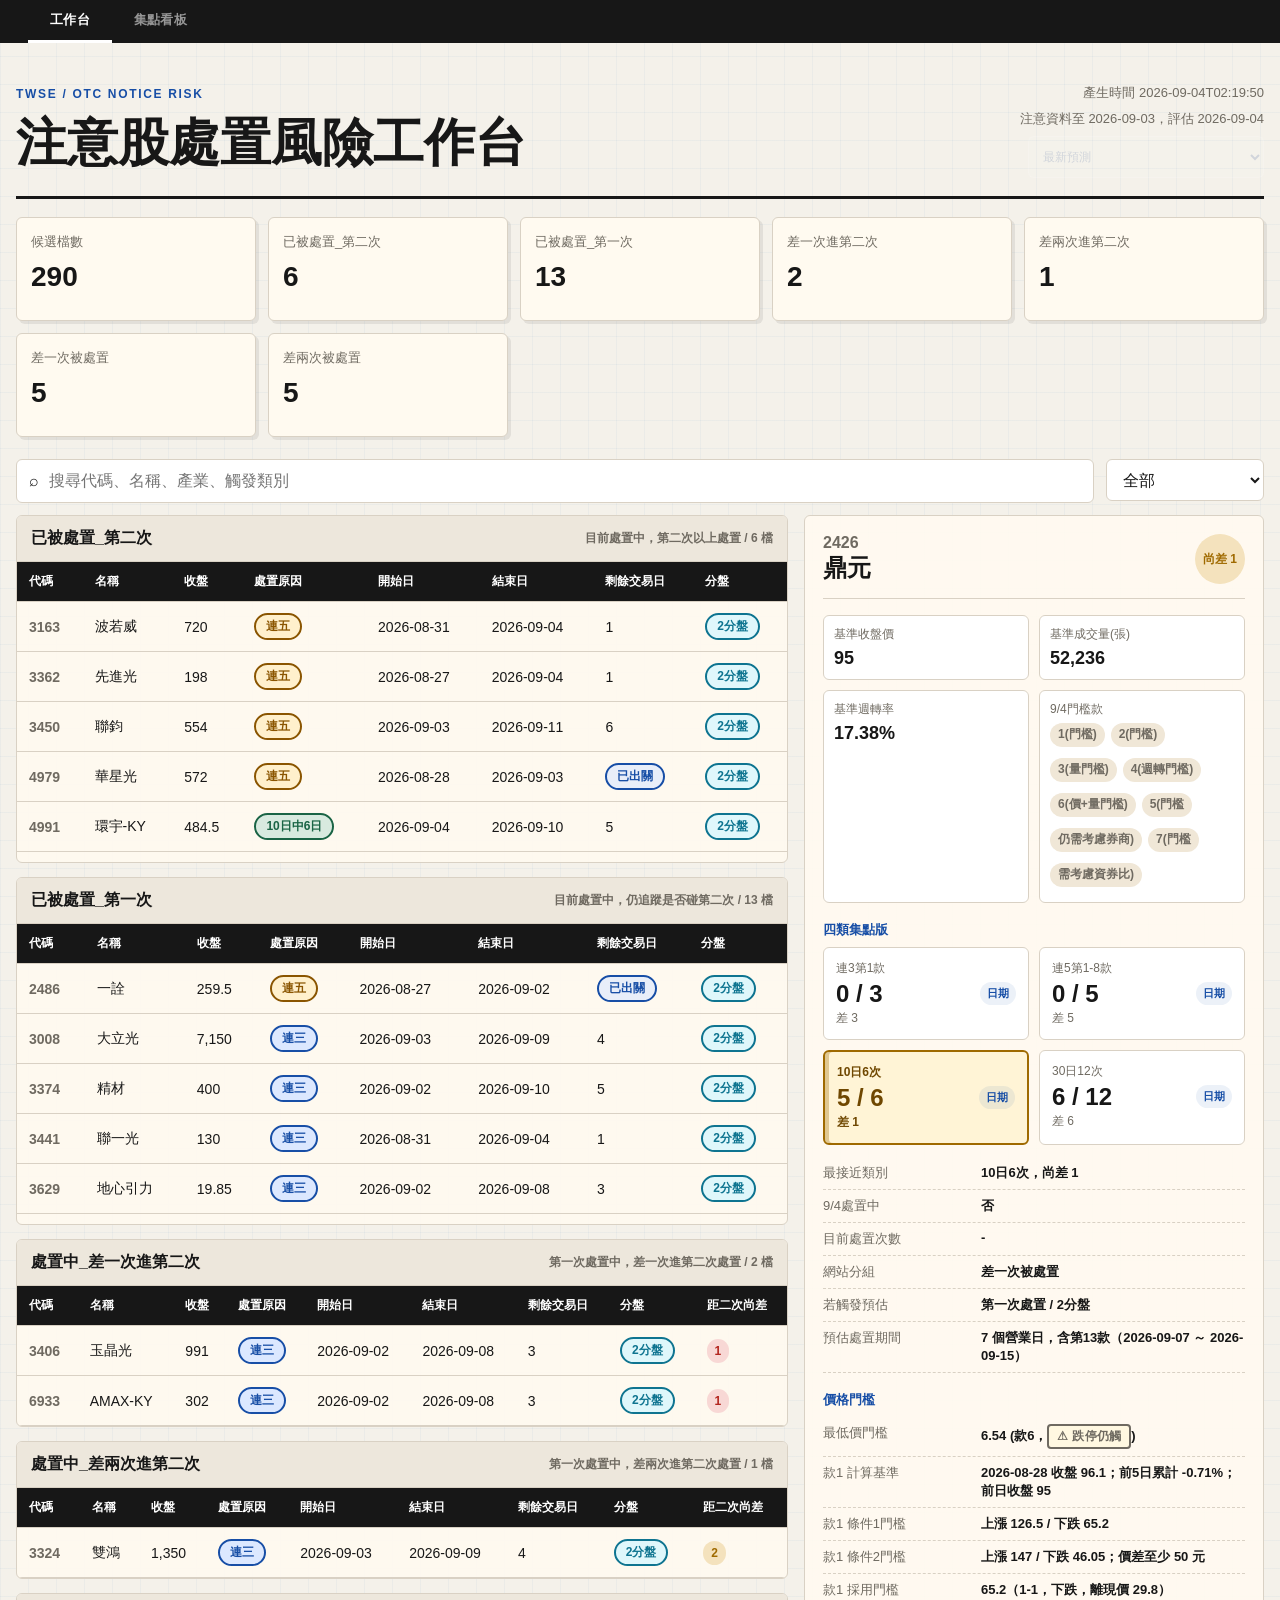
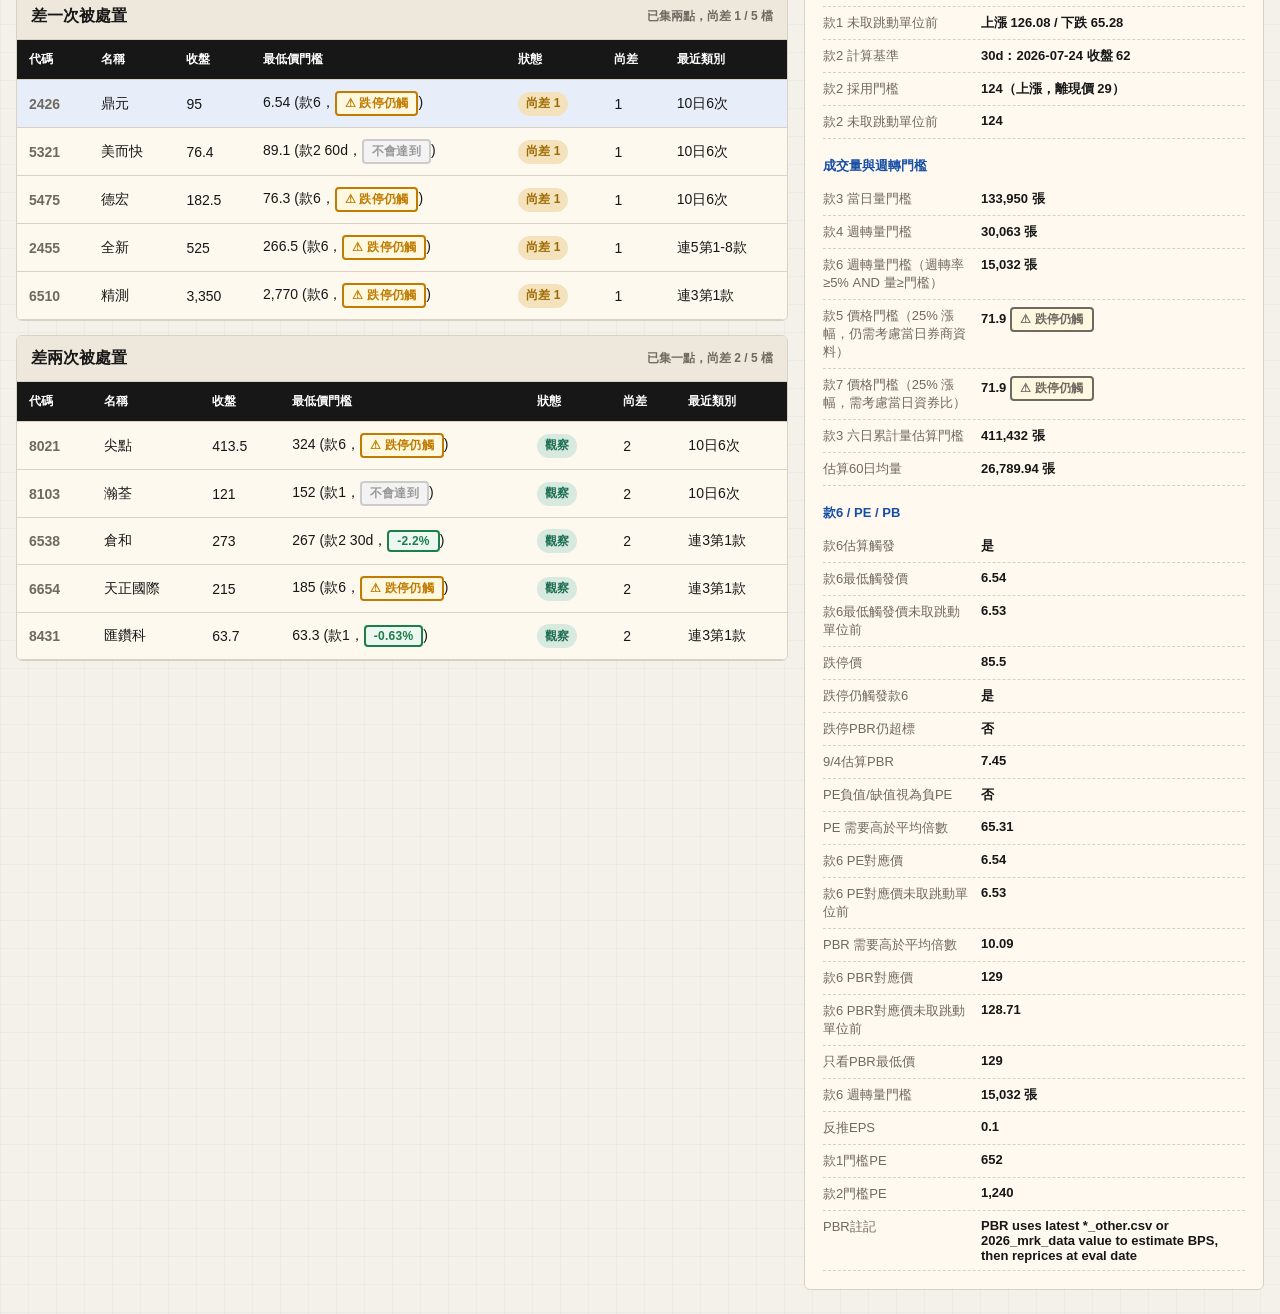
<file: index.html>
<!doctype html>
<html lang="zh-Hant">
  <head>
    <meta charset="utf-8" />
    <meta name="viewport" content="width=device-width, initial-scale=1" />
    <title>注意股處置風險工作台</title>
    <link rel="stylesheet" href="./styles.css?v=20260810-01" />
  </head>
  <body>
    <nav class="page-tabs">
      <a href="./index.html" class="active">工作台</a>
      <a href="./board.html">集點看板</a>
    </nav>
    <main class="shell">
      <section class="mast">
        <div>
          <p class="eyebrow">TWSE / OTC NOTICE RISK</p>
          <h1>注意股處置風險工作台</h1>
        </div>
        <div class="meta">
          <span id="generatedAt">載入中</span>
          <span id="asOf"></span>
          <select id="historySelect" class="history-select" title="查看歷史預測紀錄">
            <option value="">最新預測</option>
          </select>
        </div>
      </section>

      <section class="summary-grid" id="summaryGrid"></section>

      <section class="toolbar">
        <div class="search-wrap">
          <span>⌕</span>
          <input id="searchInput" type="search" placeholder="搜尋代碼、名稱、產業、觸發類別" />
        </div>
        <select id="riskFilter">
          <option value="all">全部</option>
          <option value="triggered">估計日觸發處置</option>
          <option value="near">尚差 1 點內</option>
          <option value="active">估計日處置中</option>
        </select>
      </section>

      <section class="layout">
        <div class="table-panel" id="tableGroups"></div>

        <aside class="detail-panel" id="detailPanel">
          <div class="empty">選一檔股票查看門檻。</div>
        </aside>
      </section>
    </main>
    <script src="./app.js?v=20260810-01"></script>
  </body>
</html>
</file>
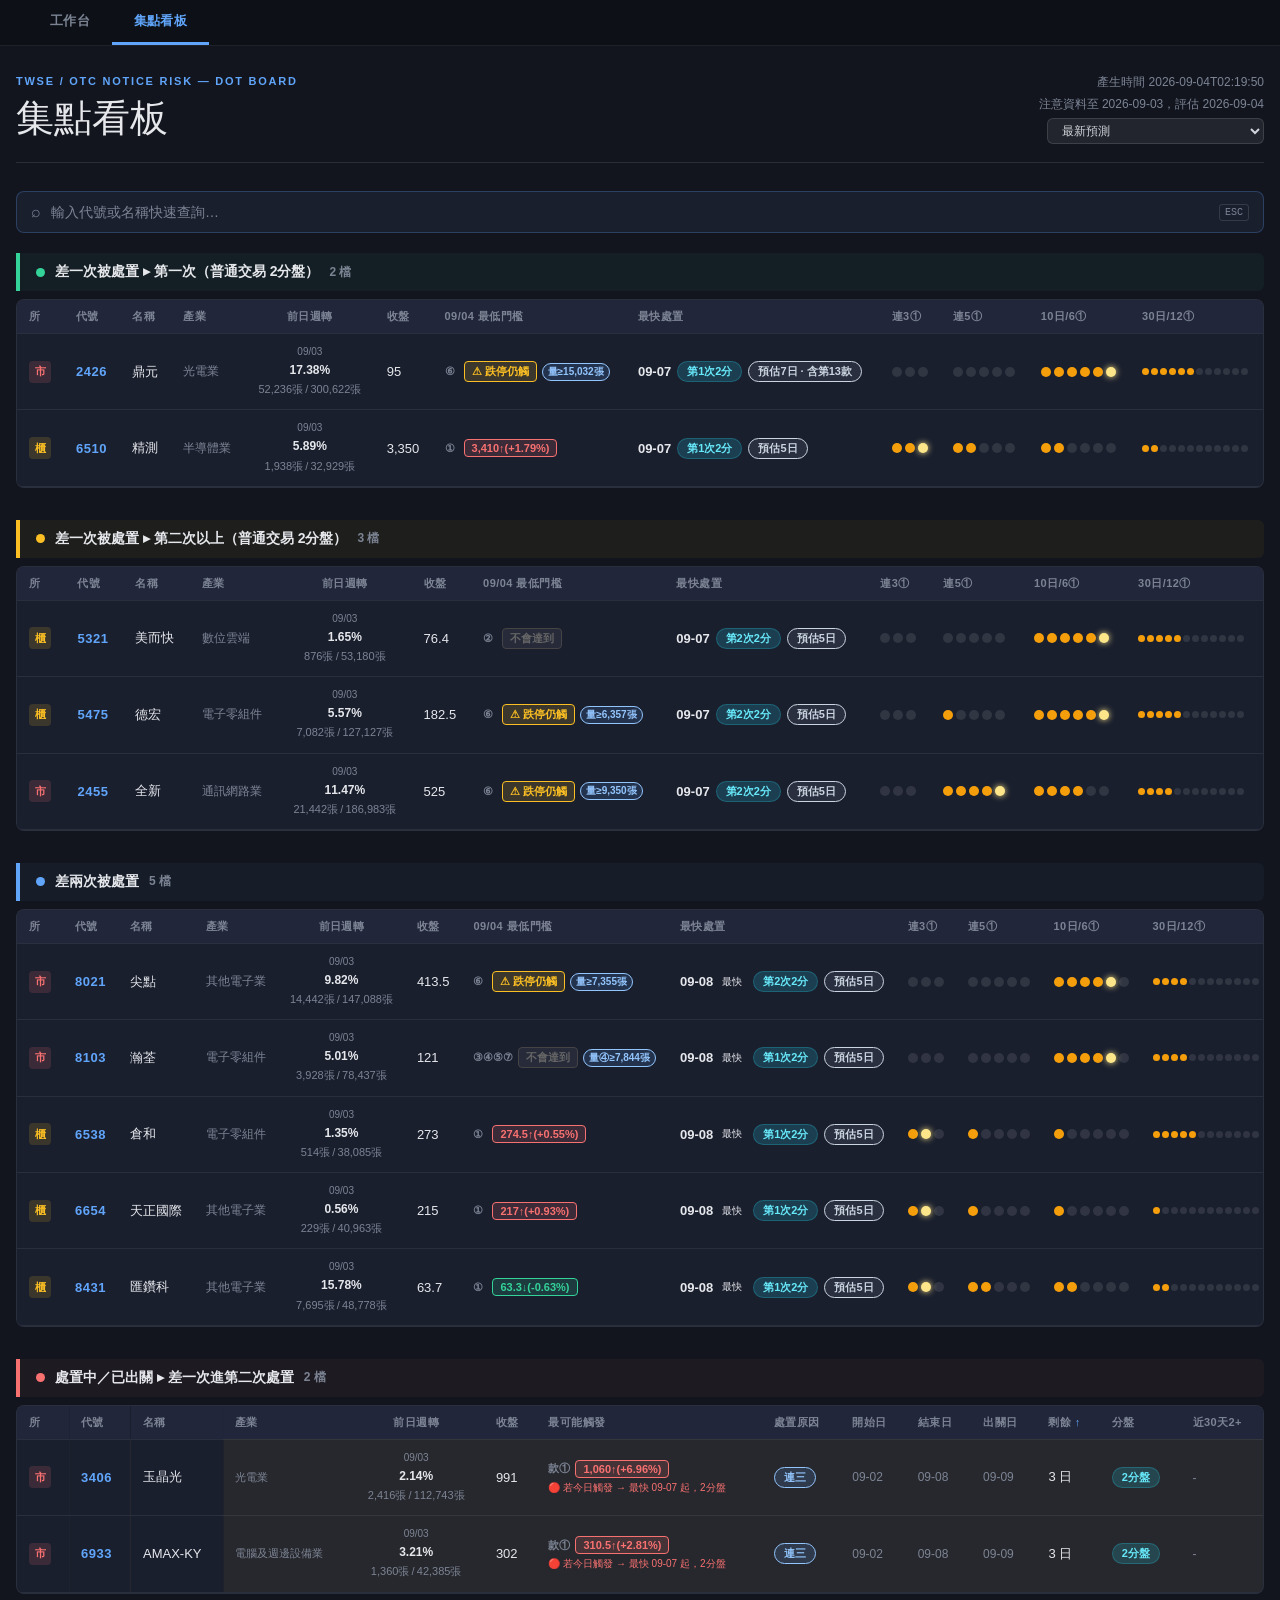
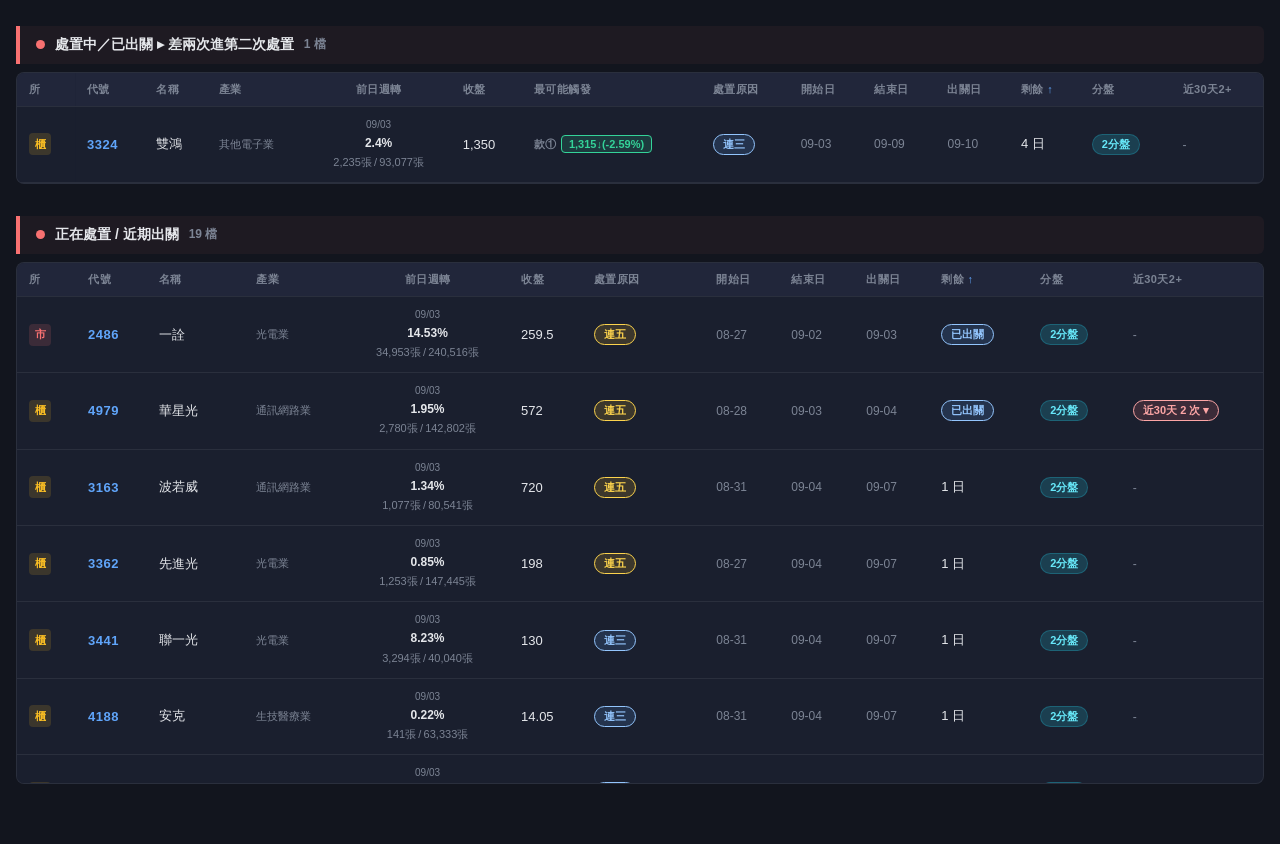
<file: board.html>
<!doctype html>
<html lang="zh-Hant">
  <head>
    <meta charset="utf-8" />
    <meta name="viewport" content="width=device-width, initial-scale=1" />
    <title>集點看板 — 注意股處置風險</title>
    <link rel="stylesheet" href="./board.css?v=20260810-01" />
  </head>
  <body>
    <nav class="page-tabs">
      <a href="./index.html">工作台</a>
      <a href="./board.html" class="active">集點看板</a>
    </nav>
    <main class="b-shell">
      <header class="b-mast">
        <div>
          <p class="b-eyebrow">TWSE / OTC NOTICE RISK — DOT BOARD</p>
          <h1 class="b-title">集點看板</h1>
        </div>
        <div class="b-meta">
          <span id="generatedAt">載入中</span>
          <span id="asOf"></span>
          <select id="historySelect" class="history-select" title="查看歷史預測紀錄">
            <option value="">最新預測</option>
          </select>
        </div>
      </header>
      <div class="b-search-bar">
        <span class="b-search-icon">⌕</span>
        <input id="boardSearch" type="search" placeholder="輸入代號或名稱快速查詢…" autocomplete="off" />
        <kbd>ESC</kbd>
      </div>
      <div id="searchResult" style="display:none"></div>
      <div id="boardContent"></div>
    </main>
    <script src="./board.js?v=20260810-01"></script>
  </body>
</html>
</file>
<file: styles.css>
:root {
  --bg: #f4f1ea;
  --ink: #171717;
  --muted: #6f6a61;
  --line: #d9d1c4;
  --panel: #fffaf0;
  --panel-2: #ede7dc;
  --danger: #b3261e;
  --warn: #9f6a00;
  --ok: #1f6f55;
  --accent: #174ea6;
}

/* ── Tab nav (light theme) ─────────────────────────────── */
.page-tabs {
  display: flex;
  background: var(--ink);
  padding: 0 28px;
}

.page-tabs a {
  display: inline-block;
  padding: 11px 22px;
  color: rgba(255, 255, 255, 0.55);
  text-decoration: none;
  font-size: 13px;
  font-weight: 700;
  border-bottom: 3px solid transparent;
  letter-spacing: 0.02em;
  transition: color 0.12s;
}

.page-tabs a:hover { color: rgba(255, 255, 255, 0.9); }
.page-tabs a.active { color: #fff; border-bottom-color: #fff; }

* {
  box-sizing: border-box;
}

body {
  margin: 0;
  color: var(--ink);
  background:
    linear-gradient(90deg, rgba(23, 78, 166, 0.04) 1px, transparent 1px),
    linear-gradient(rgba(23, 78, 166, 0.04) 1px, transparent 1px),
    var(--bg);
  background-size: 28px 28px;
  font-family: "Aptos", "Noto Sans TC", "Microsoft JhengHei", sans-serif;
}

.shell {
  width: min(1480px, calc(100vw - 32px));
  margin: 24px auto;
}

.mast {
  min-height: 132px;
  display: flex;
  justify-content: space-between;
  align-items: flex-end;
  border-bottom: 3px solid var(--ink);
  padding-bottom: 18px;
}

.eyebrow {
  margin: 0 0 8px;
  color: var(--accent);
  font-size: 12px;
  letter-spacing: 0.14em;
  font-weight: 800;
}

h1 {
  margin: 0;
  font-family: Georgia, "Noto Serif TC", serif;
  font-size: clamp(30px, 4vw, 64px);
  letter-spacing: 0;
}

.meta {
  display: grid;
  gap: 8px;
  text-align: right;
  color: var(--muted);
  font-size: 13px;
}

.summary-grid {
  display: grid;
  grid-template-columns: repeat(5, 1fr);
  gap: 12px;
  margin: 18px 0;
}

.summary-card {
  background: var(--panel);
  border: 1px solid var(--line);
  border-radius: 6px;
  padding: 14px;
  min-height: 104px;
  box-shadow: 3px 3px 0 rgba(23, 23, 23, 0.08);
}

.summary-card b {
  display: block;
  font-size: 28px;
  margin-top: 10px;
}

.summary-card span {
  color: var(--muted);
  font-size: 13px;
}

.toolbar {
  display: flex;
  gap: 12px;
  margin: 22px 0 12px;
}

.search-wrap {
  flex: 1;
  display: flex;
  align-items: center;
  gap: 8px;
  background: white;
  border: 1px solid var(--line);
  border-radius: 6px;
  padding: 0 12px;
}

input,
select {
  height: 42px;
  border: 1px solid var(--line);
  border-radius: 6px;
  background: white;
  color: var(--ink);
  font: inherit;
}

input {
  width: 100%;
  border: 0;
  outline: 0;
}

select {
  padding: 0 12px;
}

.layout {
  display: grid;
  grid-template-columns: minmax(0, 1fr) minmax(390px, 460px);
  gap: 16px;
  align-items: start;
}

.table-panel,
.detail-panel {
  background: rgba(255, 250, 240, 0.92);
  border: 1px solid var(--line);
  border-radius: 6px;
}

.table-panel {
  display: grid;
  gap: 14px;
  overflow: visible;
  max-height: none;
  background: transparent;
  border: 0;
}

.table-group {
  background: rgba(255, 250, 240, 0.92);
  border: 1px solid var(--line);
  border-radius: 6px;
  overflow: hidden;
}

.table-group:last-child {
  border-bottom: 1px solid var(--line);
}

.group-table {
  max-height: 300px;
  overflow: auto;
}

.group-title {
  display: flex;
  justify-content: space-between;
  align-items: center;
  gap: 12px;
  padding: 12px 14px;
  background: var(--panel-2);
  border-bottom: 1px solid var(--line);
  font-weight: 900;
}

.group-title small {
  color: var(--muted);
  font-size: 12px;
  font-weight: 800;
}

table {
  width: 100%;
  border-collapse: collapse;
  font-size: 14px;
}

th,
td {
  padding: 11px 12px;
  border-bottom: 1px solid var(--line);
  text-align: left;
  white-space: nowrap;
}

th {
  position: sticky;
  top: 0;
  background: var(--ink);
  color: white;
  font-size: 12px;
  cursor: pointer;
  z-index: 2;
}

tr {
  cursor: pointer;
}

tr:hover,
tr.selected {
  background: #e8eef9;
}

.pill {
  display: inline-flex;
  align-items: center;
  min-height: 24px;
  padding: 2px 8px;
  border-radius: 999px;
  font-size: 12px;
  font-weight: 800;
}

.pill.danger {
  background: #f8d8d5;
  color: var(--danger);
}

.pill.warn {
  background: #f4e2bd;
  color: var(--warn);
}

.pill.ok {
  background: #d8eadf;
  color: var(--ok);
}

.detail-panel {
  position: sticky;
  top: 16px;
  padding: 18px;
  min-width: 0;
  overflow: hidden;
}

.detail-title {
  display: flex;
  justify-content: space-between;
  gap: 12px;
  border-bottom: 1px solid var(--line);
  padding-bottom: 14px;
}

.detail-title h2 {
  margin: 0;
  font-size: 24px;
}

.code {
  color: var(--muted);
  font-weight: 700;
}

.metric-grid {
  display: grid;
  grid-template-columns: 1fr 1fr;
  gap: 10px;
  margin: 16px 0;
}

.metric {
  background: white;
  border: 1px solid var(--line);
  border-radius: 6px;
  padding: 10px;
}

.metric span {
  display: block;
  color: var(--muted);
  font-size: 12px;
  margin-bottom: 5px;
}

.metric b {
  font-size: 18px;
}

.metric-clauses {
  min-width: 0;
}

.metric-clauses div {
  display: flex;
  flex-wrap: wrap;
  gap: 6px;
}

.clause-chip {
  display: inline-flex;
  align-items: center;
  min-height: 24px;
  padding: 3px 8px;
  border-radius: 999px;
  background: #f0e7d7;
  color: #5e5448;
  font-size: 12px;
  font-weight: 800;
}

.clause-empty {
  color: var(--muted);
  font-size: 13px;
}

.point-board {
  display: grid;
  grid-template-columns: 1fr 1fr;
  gap: 10px;
  margin-bottom: 12px;
  min-width: 0;
}

.point-card {
  background: white;
  border: 1px solid var(--line);
  border-radius: 6px;
  padding: 0;
  min-width: 0;
  overflow: hidden;
}

.point-card summary {
  display: grid;
  grid-template-columns: 1fr auto;
  gap: 4px 10px;
  align-items: center;
  padding: 12px;
  cursor: pointer;
  list-style: none;
}

.point-card summary::-webkit-details-marker {
  display: none;
}

.point-card summary::after {
  content: "日期";
  grid-row: 1 / span 3;
  grid-column: 2;
  align-self: center;
  padding: 4px 7px;
  border-radius: 999px;
  background: rgba(23, 78, 166, 0.08);
  color: var(--accent);
  font-size: 11px;
  font-weight: 900;
}

.point-card[open] summary::after {
  content: "收起";
}

.point-card span,
.point-card em,
.point-card small {
  display: block;
  color: var(--muted);
  font-size: 12px;
  font-style: normal;
}

.point-card b {
  display: block;
  font-size: 24px;
  line-height: 1.05;
}

.point-card small {
  margin: 0 12px 6px;
  padding: 10px;
  border-radius: 6px;
  background: rgba(255, 255, 255, 0.72);
  line-height: 1.45;
  white-space: normal;
  word-break: break-word;
}

.clause-thresholds {
  margin: 0 12px 12px;
  padding: 6px 10px;
  border-radius: 6px;
  background: rgba(255, 255, 255, 0.72);
}

.ct-mkt-summary {
  font-size: 11px;
  color: #888;
  padding: 3px 0 5px;
  border-bottom: 1px solid rgba(0,0,0,0.08);
  margin-bottom: 3px;
  letter-spacing: 0.01em;
}

.ct-base {
  font-size: 11px;
  color: #555 !important;
  font-style: normal;
  font-weight: normal !important;
}

.ct-bold .ct-base { color: #7a5200 !important; }

.ct-row {
  display: flex;
  align-items: baseline;
  flex-wrap: wrap;
  gap: 2px 8px;
  padding: 4px 0;
  border-bottom: 1px solid rgba(0, 0, 0, 0.06);
  color: #555 !important;
  font-weight: normal !important;
  font-size: 12px;
}

.ct-row:last-child {
  border-bottom: none;
}

.ct-label {
  min-width: 42px;
  font-weight: 700 !important;
  color: #333 !important;
  flex-shrink: 0;
}

.ct-price {
  color: #333 !important;
  font-weight: normal !important;
}

.ct-vol {
  color: #555 !important;
  font-weight: normal !important;
}

.ct-note {
  color: #999 !important;
  font-style: italic;
  font-weight: normal !important;
}

.ct-bold {
  background: rgba(255, 210, 30, 0.28);
  border-radius: 4px;
  padding: 0 4px;
  margin: 0 -4px;
  color: #3a2600 !important;
  font-weight: 900 !important;
}

.ct-bold .ct-label {
  color: #3a2600 !important;
}

.ct-bold .ct-price {
  color: #3a2600 !important;
  font-weight: 900 !important;
}

.ct-bold .ct-vol,
.ct-bold .ct-note {
  color: #5a4000 !important;
  font-weight: 700 !important;
}

.point-card.near {
  border: 2px solid var(--warn);
  background: #fff4d6;
  box-shadow: inset 4px 0 0 rgba(159, 106, 0, 0.32);
}

.point-card.near span,
.point-card.near b,
.point-card.near em,
.point-card.near small {
  font-weight: 900;
  color: #6f4700;
}

.point-card.hit {
  border: 2px solid var(--danger);
  background: #ffe4e1;
  box-shadow: inset 4px 0 0 rgba(179, 38, 30, 0.24);
}

.point-card.hit span,
.point-card.hit b,
.point-card.hit em,
.point-card.hit small {
  font-weight: 900;
  color: var(--danger);
}

.section-title {
  margin: 18px 0 8px;
  color: var(--accent);
  font-weight: 900;
  font-size: 13px;
}

.kv {
  display: grid;
  grid-template-columns: 150px 1fr;
  gap: 8px;
  font-size: 13px;
  padding: 7px 0;
  border-bottom: 1px dashed var(--line);
}

.kv span:first-child {
  color: var(--muted);
}

.empty {
  color: var(--muted);
  min-height: 200px;
  display: grid;
  place-items: center;
}

/* ── Disposal reason chips ────────────────────────────────── */
.reason-chip {
  display: inline-flex;
  align-items: center;
  padding: 3px 10px;
  border-radius: 999px;
  font-size: 12px;
  font-weight: 900;
  border: 2px solid currentColor;
  white-space: nowrap;
}
.reason-chip-3   { background: #dce8ff; color: #174ea6; }
.reason-chip-5   { background: #fff0cc; color: #8a5500; }
.reason-chip-10  { background: #d8eadf; color: #1a6445; }
.reason-chip-30  { background: #f0e0ff; color: #6a1b9a; }
.reason-chip-other { background: #f0f0f0; color: #555; border-color: #aaa; }

/* ── Minutes / exit chips ──────────────────────────────────── */
.minutes-chip {
  display: inline-flex;
  align-items: center;
  padding: 3px 10px;
  border-radius: 999px;
  font-size: 12px;
  font-weight: 900;
  border: 2px solid currentColor;
  white-space: nowrap;
}
.minutes-chip-2    { background: #dff7fb; color: #0e7490; }
.minutes-chip-5    { background: #d8eadf; color: #1a6445; }
.minutes-chip-10   { background: #d8f0ea; color: #1a6445; }
.minutes-chip-20   { background: #fff0ef; color: #c0392b; }
.minutes-chip-25   { background: #ffe8e8; color: #b91c1c; }
.minutes-chip-45   { background: #ede9fe; color: #6d28d9; }
.minutes-chip-60   { background: #ddd6fe; color: #5b21b6; }
.minutes-chip-90   { background: #c4b5fd; color: #3b0764; }
.minutes-chip-exit { background: #e8eef9; color: #174ea6; }

/* ── Price-move badges ─────────────────────────────────────── */
.pbadge {
  display: inline-block;
  padding: 2px 8px;
  border-radius: 4px;
  font-weight: 900;
  font-size: 12px;
  border: 2px solid currentColor;
  white-space: nowrap;
  vertical-align: middle;
  letter-spacing: 0.02em;
}
.pbadge-up {
  background: #fff0ef;
  color: #c0392b;
}
.pbadge-down {
  background: #edf7f1;
  color: #1e7e4a;
}
.pbadge-halt {
  background: #fff8e1;
  color: #c07b00;
}
.pbadge-neutral {
  background: #f3f3f3;
  color: #999;
  border-color: #ccc;
}

@media (max-width: 980px) {
  .mast,
  .toolbar {
    align-items: stretch;
    flex-direction: column;
  }

  .summary-grid,
  .layout {
    grid-template-columns: 1fr;
  }

  .detail-panel {
    position: static;
  }
}

/* ─── history outcome styles ─────────────────────────────────────────────── */
.history-select {
  background: rgba(255,255,255,0.07);
  color: #d1d5db;
  border: 1px solid rgba(255,255,255,0.12);
  border-radius: 6px;
  padding: 4px 10px;
  font-size: 12px;
  cursor: pointer;
  margin-left: 8px;
}
.history-select:focus { outline: none; border-color: rgba(99,102,241,0.6); }

.outcome-badge {
  display: inline-block;
  font-size: 11px;
  font-weight: 700;
  padding: 1px 6px;
  border-radius: 4px;
  white-space: nowrap;
}
.outcome-punish { background: rgba(239,68,68,0.18); color: #f87171; }
.outcome-notice { background: rgba(245,158,11,0.18); color: #fbbf24; }
.outcome-safe   { background: rgba(34,197,94,0.15); color: #86efac; }
.outcome-none   { color: rgba(255,255,255,0.25); }

tr.row-punish { background: rgba(239,68,68,0.07) !important; }
tr.row-notice { background: rgba(245,158,11,0.07) !important; }
.outcome-clause { font-size: 10px; color: #fbbf24; opacity: 0.85; margin-left: 4px; white-space: nowrap; }
.outcome-clause-muted { font-size: 10px; color: rgba(255,255,255,0.35); margin-left: 3px; white-space: nowrap; }
.outcome-stats { display: block; font-size: 10px; color: rgba(255,255,255,0.45); margin-top: 2px; white-space: nowrap; }
</file>
<file: board.css>
:root {
  --bg: #12151e;
  --panel: #1a1f2e;
  --panel-2: #21263a;
  --line: rgba(255, 255, 255, 0.07);
  --text: #e5e7eb;
  --muted: #7c8494;
  --accent: #60a5fa;
  --warn: #fbbf24;
  --danger: #f87171;
  --ok: #34d399;
  --purple: #a78bfa;
  --dot-earned: #f59e0b;
  --dot-today: #fde68a;
  --dot-empty: rgba(255, 255, 255, 0.10);
}

* { box-sizing: border-box; }

body {
  margin: 0;
  background: var(--bg);
  color: var(--text);
  font-family: "Aptos", "Noto Sans TC", "Microsoft JhengHei", sans-serif;
  font-size: 14px;
}

/* ── Tab nav (dark) ─────────────────────────────────────── */
.page-tabs {
  display: flex;
  background: #0d1117;
  border-bottom: 1px solid rgba(255, 255, 255, 0.07);
  padding: 0 28px;
}

.page-tabs a {
  display: inline-block;
  padding: 12px 22px;
  color: var(--muted);
  text-decoration: none;
  font-size: 13px;
  font-weight: 700;
  border-bottom: 3px solid transparent;
  letter-spacing: 0.02em;
  transition: color 0.12s;
}

.page-tabs a:hover { color: var(--text); }
.page-tabs a.active { color: var(--accent); border-bottom-color: var(--accent); }

/* ── Shell ──────────────────────────────────────────────── */
.b-shell {
  width: min(1600px, calc(100vw - 32px));
  margin: 28px auto 60px;
}

/* ── Masthead ───────────────────────────────────────────── */
.b-mast {
  display: flex;
  justify-content: space-between;
  align-items: flex-end;
  border-bottom: 1px solid rgba(255, 255, 255, 0.10);
  padding-bottom: 18px;
  margin-bottom: 28px;
}

.b-eyebrow {
  margin: 0 0 6px;
  color: var(--accent);
  font-size: 11px;
  letter-spacing: 0.16em;
  font-weight: 800;
}

.b-title {
  margin: 0;
  font-size: clamp(28px, 3vw, 52px);
  font-family: Georgia, "Noto Serif TC", serif;
  color: var(--text);
  font-weight: normal;
}

.b-meta {
  text-align: right;
  color: var(--muted);
  font-size: 12px;
  display: grid;
  gap: 5px;
}

/* ── Section ────────────────────────────────────────────── */
.b-section { margin-bottom: 32px; }

.b-section-header {
  display: flex;
  align-items: center;
  gap: 10px;
  padding: 10px 16px;
  border-left: 4px solid var(--warn);
  background: rgba(251, 191, 36, 0.05);
  border-radius: 0 6px 6px 0;
  margin-bottom: 8px;
}

.b-section-header.disposal {
  border-left-color: var(--danger);
  background: rgba(248, 113, 113, 0.05);
}

.b-section-header.first {
  border-left-color: var(--ok);
  background: rgba(52, 211, 153, 0.05);
}

.b-section-header.far {
  border-left-color: var(--accent);
  background: rgba(96, 165, 250, 0.05);
}

.b-sdot {
  width: 9px;
  height: 9px;
  border-radius: 50%;
  background: var(--warn);
  flex-shrink: 0;
}

.disposal .b-sdot { background: var(--danger); }
.first    .b-sdot { background: var(--ok); }
.far      .b-sdot { background: var(--accent); }

.b-stitle {
  font-size: 14px;
  font-weight: 900;
  color: var(--text);
}

.b-scount {
  font-size: 12px;
  font-weight: 700;
  color: var(--muted);
}

/* ── Table wrapper ──────────────────────────────────────── */
.b-table-wrap {
  background: var(--panel);
  border: 1px solid var(--line);
  border-radius: 8px;
  overflow: hidden;
}

.b-table-scroll {
  max-height: 520px;
  overflow: auto;
}

table.bt {
  width: 100%;
  border-collapse: collapse;
  font-size: 13px;
}

table.bt th {
  position: sticky;
  top: 0;
  background: var(--panel-2);
  color: var(--muted);
  font-size: 11px;
  font-weight: 800;
  padding: 9px 12px;
  border-bottom: 1px solid var(--line);
  text-align: left;
  white-space: nowrap;
  letter-spacing: 0.04em;
  cursor: pointer;
  user-select: none;
  z-index: 2;
}

table.bt th:hover { color: var(--text); }
table.bt th.sort-asc::after  { content: " ↑"; color: var(--accent); }
table.bt th.sort-desc::after { content: " ↓"; color: var(--accent); }

table.bt td {
  padding: 10px 12px;
  border-bottom: 1px solid var(--line);
  white-space: nowrap;
  vertical-align: middle;
}

table.bt tr:last-child td { border-bottom: 0; }
table.bt tr { transition: background 0.1s; }
table.bt tr:hover { background: rgba(255, 255, 255, 0.03); }

.b-empty {
  padding: 32px;
  text-align: center;
  color: var(--muted);
  font-size: 13px;
}

/* ── Market tag ─────────────────────────────────────────── */
.mkt {
  display: inline-flex;
  align-items: center;
  justify-content: center;
  width: 22px;
  height: 22px;
  border-radius: 4px;
  font-size: 11px;
  font-weight: 900;
}

.mkt-twse { background: rgba(248, 113, 113, 0.15); color: #f87171; }
.mkt-otc  { background: rgba(251, 191, 36, 0.15);  color: #fbbf24; }

/* ── Stock code ─────────────────────────────────────────── */
.b-code {
  font-weight: 900;
  font-size: 13px;
  color: var(--accent);
  letter-spacing: 0.04em;
}

/* ── Dots ───────────────────────────────────────────────── */
.dots {
  display: flex;
  flex-wrap: nowrap;
  align-items: center;
  gap: 3px;
}

.dots-sm { gap: 2px; }

.dot {
  width: 10px;
  height: 10px;
  border-radius: 50%;
  flex-shrink: 0;
}

.dots-sm .dot { width: 7px; height: 7px; }

.dot-earned { background: var(--dot-earned); cursor: default; }
.dot-today  { background: var(--dot-today); box-shadow: 0 0 6px var(--dot-today); cursor: default; }
.dot-empty  { background: var(--dot-empty); }

/* ── Price badges (dark) ────────────────────────────────── */
.b-pbadge {
  display: inline-block;
  padding: 2px 7px;
  border-radius: 4px;
  font-weight: 900;
  font-size: 11px;
  border: 1.5px solid currentColor;
  white-space: nowrap;
  vertical-align: middle;
}

.b-pbadge-up      { background: rgba(248, 113, 113, 0.15); color: #f87171; }
.b-pbadge-down    { background: rgba(52, 211, 153, 0.15);  color: #34d399; }
.b-pbadge-halt    { background: rgba(251, 191, 36, 0.15);  color: #fbbf24; }
.b-pbadge-neutral { background: rgba(255, 255, 255, 0.05); color: #666; border-color: #444; }
.b-pbadge-zone    { background: rgba(248, 113, 113, 0.15); color: #f87171; }

/* ── Chips ──────────────────────────────────────────────── */
.b-chip {
  display: inline-flex;
  align-items: center;
  padding: 2px 9px;
  border-radius: 999px;
  font-size: 11px;
  font-weight: 900;
  border: 1.5px solid currentColor;
  white-space: nowrap;
}

.b-chip-3     { background: rgba(96, 165, 250, 0.15);  color: #93c5fd; }
.b-chip-5     { background: rgba(251, 191, 36, 0.15);  color: #fcd34d; }
.b-chip-10    { background: rgba(52, 211, 153, 0.15);  color: #6ee7b7; }
.b-chip-30    { background: rgba(167, 139, 250, 0.15); color: #c4b5fd; }
.b-chip-other { background: rgba(255, 255, 255, 0.06); color: #9ca3af; border-color: #4b5563; }
.b-chip-2min  { background: rgba(34, 211, 238, 0.18);  color: #67e8f9; border: 1px solid rgba(34, 211, 238, 0.24); }
.b-chip-5min  { background: rgba(52, 211, 153, 0.15);  color: #6ee7b7; }
.b-chip-20min { background: rgba(248, 113, 113, 0.15); color: #fca5a5; }
.b-chip-exit  { background: rgba(96, 165, 250, 0.15);  color: #93c5fd; }
.b-chip-period { background: rgba(148, 163, 184, 0.12); color: #cbd5e1; font-weight: 700; }

/* ── Fastest disposal label ─────────────────────────────── */
.fastest {
  display: inline-flex;
  align-items: center;
  gap: 6px;
  white-space: nowrap;
}

.fastest-date {
  font-weight: 900;
  font-size: 13px;
  color: var(--text);
}

/* ── Condition column (thresholds) ──────────────────────── */
.cond-items {
  display: flex;
  flex-direction: column;
  gap: 3px;
}

.cond-row {
  display: flex;
  align-items: center;
  gap: 5px;
  font-size: 12px;
  color: var(--muted);
  white-space: nowrap;
}

.cond-clause {
  font-size: 11px;
  font-weight: 800;
  color: var(--muted);
  min-width: 14px;
}

.b-date { color: var(--muted); font-size: 12px; }

/* ── Disposal detail row ────────────────────────────────── */
.disp-detail-cell {
  background: rgba(248, 113, 113, 0.04);
  padding: 10px 16px;
  border-top: 1px dashed rgba(248, 113, 113, 0.25);
}

.detail-label {
  color: var(--muted);
  font-size: 12px;
  margin-right: 10px;
}

.period-tag {
  display: inline-block;
  margin-right: 8px;
  padding: 2px 10px;
  border-radius: 6px;
  background: rgba(248, 113, 113, 0.12);
  color: #fca5a5;
  font-size: 12px;
  font-weight: 700;
  border: 1px solid rgba(248, 113, 113, 0.3);
}

.disp-row { cursor: pointer; }
.dot-row  { cursor: pointer; }

/* k1-only-risk rows: dim background cells except identity cols (market/code/name) and condition col */
tr.k1-risk-row { background: rgba(100,100,100,0.08); }
tr.k1-risk-row td:not(.td-id) { opacity: 0.6; }

/* ── Dot-row clause threshold detail ────────────────────── */
.dot-detail-cell {
  background: rgba(99, 179, 237, 0.04);
  padding: 10px 16px 14px;
  border-top: 1px dashed rgba(99, 179, 237, 0.2);
}

.b-clause-title {
  font-size: 11px;
  color: var(--muted);
  margin-bottom: 8px;
  letter-spacing: 0.3px;
}

.b-clause-grid {
  display: flex;
  flex-wrap: wrap;
  gap: 4px 20px;
}

.b-clause-mkt {
  flex-basis: 100%;
  font-size: 11px;
  color: var(--muted);
  padding: 3px 0 6px;
  margin-bottom: 4px;
  border-bottom: 1px solid rgba(255,255,255,0.06);
  letter-spacing: 0.01em;
}

/* when followed by sub-line, remove mkt's own border — sub will draw it */
.b-clause-mkt:has(+ .b-clause-mkt-sub) {
  border-bottom: none;
  margin-bottom: 0;
  padding-bottom: 2px;
}

.b-clause-mkt-sub {
  flex-basis: 100%;
  border-bottom: 1px solid rgba(255,255,255,0.06);
  margin-bottom: 4px;
  padding: 0 0 6px;
  color: rgba(124,132,148,0.75);
  font-style: italic;
  font-size: 11px;
}

.b-clause-base {
  font-size: 11px;
  color: #fff;
  font-style: normal;
  font-weight: normal;
  opacity: 0.75;
}

.b-clause-bold .b-clause-base { opacity: 1; color: #d4a017; }

.b-clause-row {
  display: flex;
  align-items: center;
  gap: 6px;
  font-size: 12px;
  padding: 3px 6px;
  border-radius: 4px;
  opacity: 0.22;
  color: #9ca3af;
}

.b-clause-label {
  min-width: 52px;
  font-weight: 600;
  flex-shrink: 0;
}

.b-clause-note {
  font-style: italic;
  font-size: 11px;
}

.b-chip-vol {
  background: rgba(156, 163, 175, 0.15);
  color: #9ca3af;
  border-radius: 4px;
  padding: 1px 6px;
  font-size: 11px;
}

.b-clause-bold {
  background: rgba(250, 204, 21, 0.12);
  border: 1px solid rgba(250, 204, 21, 0.3);
  color: #fde68a !important;
  font-weight: 900;
  opacity: 1;
}

.b-clause-bold .b-clause-label { color: #fbbf24; }
.b-clause-bold .b-clause-note  { color: #d4a017; font-weight: 700; }
.b-clause-bold .b-chip-vol     { background: rgba(99, 179, 237, 0.18); color: #7dd3fc; }

.b-k2-detail {
  margin: 2px 0 4px 52px;
  display: flex;
  flex-direction: column;
  gap: 2px;
}

.b-k2-window {
  display: flex;
  flex-wrap: wrap;
  align-items: center;
  gap: 4px;
  font-size: 11px;
  color: #9ca3af;
  line-height: 1.5;
}

.b-k2-label {
  font-weight: 600;
  color: #d1d5db;
  min-width: 34px;
  flex-shrink: 0;
}

.b-k2-window {
  color: rgba(255, 255, 255, 0.55);
}

.b-k2-window.b-k2-nearest {
  color: #d4a017;
}

.b-k2-note {
  font-size: 10px;
  opacity: 0.75;
  margin-left: 1px;
}

/* ── k6 PE/PB detail ────────────────────────────────────────────────────── */
.b-k6-detail {
  margin: 2px 0 6px 52px;
  display: flex;
  flex-direction: column;
  gap: 3px;
  font-size: 11px;
  color: rgba(255,255,255,0.55);
}

.b-k6-detail.b-k6-nearest {
  color: #d4a017;
}

.k6-row {
  display: flex;
  flex-wrap: wrap;
  align-items: center;
  gap: 5px;
  padding: 2px 6px;
  border-radius: 4px;
  background: rgba(255,255,255,0.03);
}

.k6-tag {
  font-size: 10px;
  font-weight: 700;
  padding: 1px 6px;
  border-radius: 3px;
}

.k6-ok  { background: rgba(52,211,153,0.18); color: #34d399; }
.k6-no  { background: rgba(248,113,113,0.18); color: #f87171; }

.k6-dim {
  font-size: 10px;
  opacity: 0.6;
}

.k6-price-note {
  display: inline-flex;
  align-items: center;
  gap: 4px;
  font-size: 10px;
  opacity: 0.8;
}

.k6-summary {
  padding: 3px 6px;
  font-size: 11px;
  color: rgba(255,255,255,0.45);
  display: flex;
  align-items: center;
  gap: 6px;
}

.k6-summary b {
  color: rgba(255,255,255,0.8);
}

.detail-sections {
  display: flex;
  flex-direction: column;
  gap: 10px;
}

.detail-section {
  display: flex;
  align-items: flex-start;
  gap: 8px;
  flex-wrap: wrap;
}

/* ── Dot-track (注意股再觸發追蹤) ───────────────────────── */
.dot-track-grid {
  display: flex;
  flex-direction: column;
  gap: 5px;
  margin-top: 2px;
}

.dot-track-row {
  display: flex;
  align-items: center;
  gap: 8px;
}

.dot-label {
  font-size: 11px;
  font-weight: 700;
  color: var(--muted);
  min-width: 72px;
  white-space: nowrap;
}

.dot-label.triggered {
  color: var(--danger);
  font-weight: 900;
}

.dot-count {
  font-size: 11px;
  color: var(--muted);
  min-width: 30px;
}

.dot-count.triggered {
  color: var(--danger);
  font-weight: 900;
}

@media (max-width: 900px) {
  .b-mast { flex-direction: column; align-items: flex-start; gap: 12px; }
}

/* ── Search bar ─────────────────────────────────────────────── */
.b-search-bar {
  display: flex;
  align-items: center;
  gap: 10px;
  background: var(--panel);
  border: 1px solid rgba(96,165,250,0.25);
  border-radius: 8px;
  padding: 0 14px;
  margin-bottom: 20px;
  transition: border-color 0.15s;
}

.b-search-bar:focus-within {
  border-color: var(--accent);
  box-shadow: 0 0 0 2px rgba(96,165,250,0.15);
}

.b-search-icon {
  color: var(--muted);
  font-size: 16px;
  flex-shrink: 0;
}

.b-search-bar input {
  flex: 1;
  background: transparent;
  border: 0;
  outline: 0;
  color: var(--text);
  font: inherit;
  font-size: 14px;
  padding: 12px 0;
}

.b-search-bar input::placeholder { color: var(--muted); }

.b-search-bar kbd {
  font-size: 10px;
  color: var(--muted);
  border: 1px solid rgba(255,255,255,0.12);
  border-radius: 3px;
  padding: 2px 5px;
  flex-shrink: 0;
}

/* ── Search result panel ────────────────────────────────────── */
#searchResult {
  background: var(--panel);
  border: 1px solid rgba(96,165,250,0.3);
  border-radius: 8px;
  margin-bottom: 20px;
  overflow: hidden;
}

.sr-header {
  display: flex;
  align-items: center;
  gap: 12px;
  padding: 12px 16px;
  background: rgba(96,165,250,0.07);
  border-bottom: 1px solid rgba(96,165,250,0.15);
  flex-wrap: wrap;
}

.sr-code  { font-size: 20px; font-weight: 900; color: var(--accent); }
.sr-name  { font-size: 16px; font-weight: 700; color: var(--text); }
.sr-group {
  margin-left: auto;
  display: inline-flex;
  align-items: center;
  gap: 6px;
  background: rgba(96,165,250,0.12);
  border: 1px solid rgba(96,165,250,0.3);
  border-radius: 6px;
  padding: 4px 12px;
  font-size: 12px;
  font-weight: 800;
  color: var(--accent);
}

.sr-body {
  padding: 14px 16px;
}

.sr-row-info {
  display: flex;
  flex-wrap: wrap;
  align-items: center;
  gap: 10px 20px;
  margin-bottom: 14px;
  padding-bottom: 14px;
  border-bottom: 1px solid var(--line);
  font-size: 13px;
}

.sr-label { color: var(--muted); font-size: 12px; margin-right: 4px; }

.sr-detail-wrap {
  overflow-x: auto;
}

/* ── Sticky columns (所 / 代號 / 名稱) ──────────────────────── */
table.bt th.s-col {
  position: sticky;
  z-index: 3;          /* above regular sticky header */
  background: var(--panel-2);
}

table.bt td.s-col {
  position: sticky;
  z-index: 1;
  background: var(--panel);
}

table.bt tr:hover td.s-col {
  background: #1d2235;  /* panel + ~3% white, matches hover shade */
}

/* disable sticky when a detail row is expanded */
table.bt.no-sticky th.s-col,
table.bt.no-sticky td.s-col {
  position: static;
}

/* ── Custom dot tooltip ─────────────────────────────────────── */
#dot-tip {
  position: fixed;
  z-index: 9999;
  background: #0d1117;
  color: var(--dot-earned);
  font-size: 11px;
  font-weight: 800;
  letter-spacing: 0.06em;
  padding: 4px 9px;
  border-radius: 5px;
  border: 1px solid rgba(245, 158, 11, 0.45);
  box-shadow: 0 2px 10px rgba(0,0,0,0.6);
  pointer-events: none;
  white-space: nowrap;
  opacity: 0;
  transition: opacity 0.1s;
}
#dot-tip.today {
  color: var(--dot-today);
  border-color: rgba(253, 230, 138, 0.45);
}

/* ─── history outcome styles ─────────────────────────────────────────────── */
.history-select {
  background: rgba(255,255,255,0.07);
  color: #d1d5db;
  border: 1px solid rgba(255,255,255,0.12);
  border-radius: 6px;
  padding: 4px 10px;
  font-size: 12px;
  cursor: pointer;
  margin-left: 8px;
}
.history-select:focus { outline: none; border-color: rgba(99,102,241,0.6); }

.outcome-badge {
  display: inline-block;
  font-size: 11px;
  font-weight: 700;
  padding: 1px 6px;
  border-radius: 4px;
  white-space: nowrap;
}
.outcome-punish { background: rgba(239,68,68,0.18); color: #f87171; }
.outcome-notice { background: rgba(245,158,11,0.18); color: #fbbf24; }
.outcome-safe   { background: rgba(34,197,94,0.15); color: #86efac; }
.outcome-none   { color: rgba(255,255,255,0.25); }

tr.row-punish { background: rgba(239,68,68,0.07) !important; }
tr.row-notice { background: rgba(245,158,11,0.07) !important; }
.outcome-clause { font-size: 10px; color: #fbbf24; opacity: 0.85; margin-left: 4px; white-space: nowrap; }
.outcome-clause-muted { font-size: 10px; color: rgba(255,255,255,0.35); margin-left: 3px; white-space: nowrap; }
.outcome-stats { display: block; font-size: 10px; color: rgba(255,255,255,0.45); margin-top: 2px; white-space: nowrap; }
</file>
